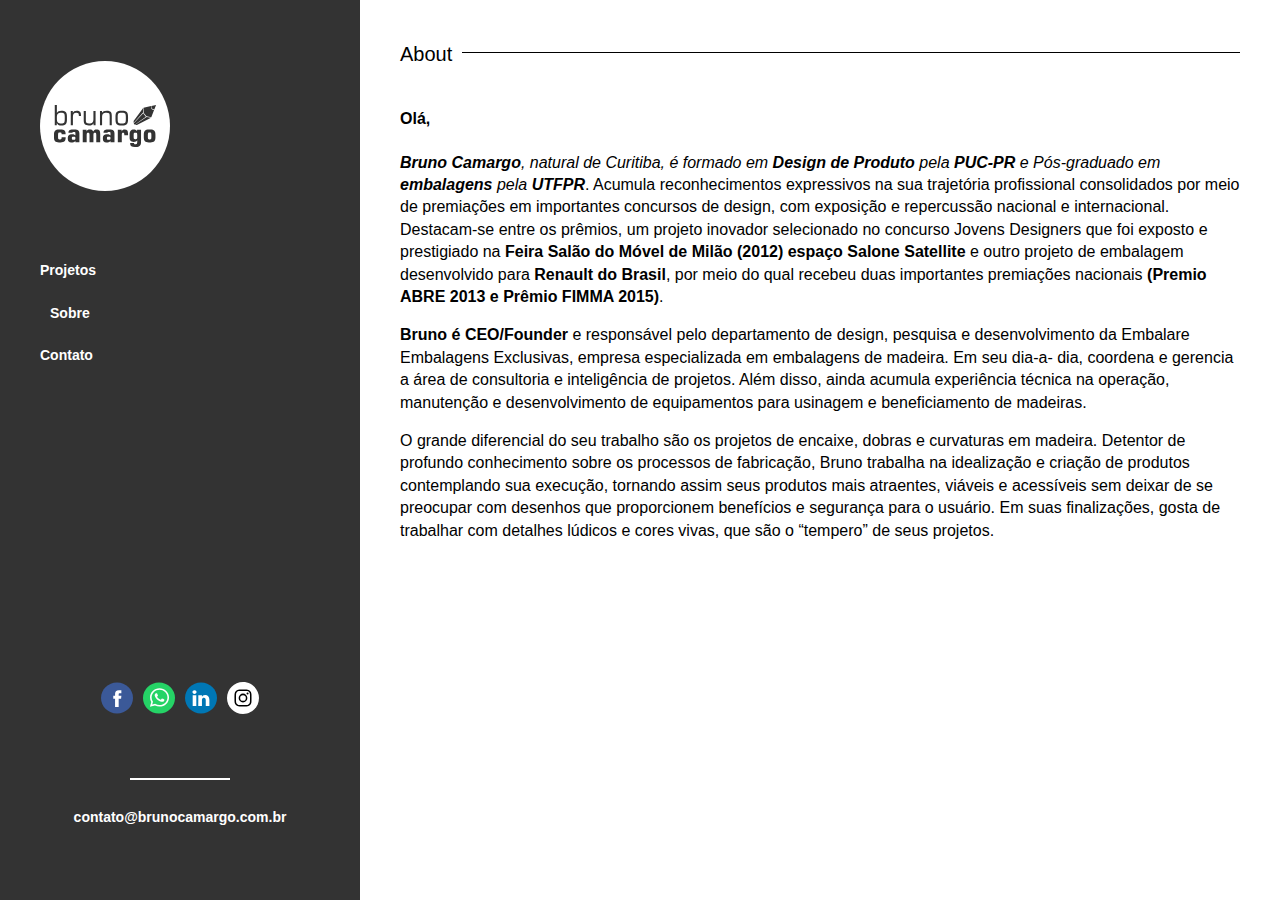
<file: about.html>
<!doctype html><html class="no-js"><head><meta charset="utf-8"><meta name="description" content=""><meta name="viewport" content="width=device-width,initial-scale=1"><title>Sobre | Bruno Camargo - Product Designer</title><link rel="apple-touch-icon" sizes="57x57" href="/images/favicon/apple-icon-57x57.png"><link rel="apple-touch-icon" sizes="60x60" href="/images/favicon/apple-icon-60x60.png"><link rel="apple-touch-icon" sizes="72x72" href="/images/favicon/apple-icon-72x72.png"><link rel="apple-touch-icon" sizes="76x76" href="/images/favicon/apple-icon-76x76.png"><link rel="apple-touch-icon" sizes="114x114" href="/images/favicon/apple-icon-114x114.png"><link rel="apple-touch-icon" sizes="120x120" href="/images/favicon/apple-icon-120x120.png"><link rel="apple-touch-icon" sizes="144x144" href="/images/favicon/apple-icon-144x144.png"><link rel="apple-touch-icon" sizes="152x152" href="/images/favicon/apple-icon-152x152.png"><link rel="apple-touch-icon" sizes="180x180" href="/images/favicon/apple-icon-180x180.png"><link rel="icon" type="image/png" sizes="192x192" href="/images/favicon/android-icon-192x192.png"><link rel="icon" type="image/png" sizes="32x32" href="/images/favicon/favicon-32x32.png"><link rel="icon" type="image/png" sizes="96x96" href="/images/favicon/favicon-96x96.png"><link rel="icon" type="image/png" sizes="16x16" href="/images/favicon/favicon-16x16.png"><link rel="manifest" href="/images/favicon/manifest.json"><meta name="msapplication-TileColor" content="#ffffff"><meta name="msapplication-TileImage" content="/ms-icon-144x144.png"><meta name="theme-color" content="#ffffff"><link rel="stylesheet" href="styles/vendor.css"><link rel="stylesheet" href="styles/main.css"><script src="scripts/vendor/modernizr.js"></script></head><body><!--[if IE]><p class="browserupgrade">You are using an <strong>outdated</strong> browser. Please <a href="http://browsehappy.com/">upgrade your browser</a> to improve your experience.</p><![endif]--><main class="main"><aside class="sidebar"><h1 class="logo"><a href="/index.html" title="Bruno Camargo | Product Designer"><img src="images/logo-bruno-white.svg" alt="Bruno Camargo | Product Designer"></a></h1><ul class="menu"><li class="menu__item"><a href="/index.html" title="Projetos" class="menu__anchor">Projetos</a></li><li class="menu__item menu__item--active"><a href="/about.html" title="Sobre" class="menu__anchor">Sobre</a></li><li class="menu__item"><a href="/contact.html" title="Contato" class="menu__anchor">Contato</a></li></ul><div class="sidebar__footer"><ul class="social"><li class="social__item"><a href="https://www.facebook.com/brunocamargo.com.br" title="Facebook" target="_blank" class="social__anchor social__anchor--facebook">Facebook</a></li><li class="social__item"><a href="#" title="WhatsApp" target="_blank" class="social__anchor social__anchor--whatsapp">WhatsApp</a></li><li class="social__item"><a href="https://www.linkedin.com/in/bruno-camargo-designer" title="LinkedIn" target="_blank" class="social__anchor social__anchor--linkedin">LinkedIn</a></li><li class="social__item"><a href="#" title="Instagram" target="_blank" class="social__anchor social__anchor--instagram">Instagram</a></li></ul><h6 class="contact"><a href="mailto:contato@brunocamargo.com.br" title="Contato | Bruno Camargo - Product Designer" target="_blank" class="contact__email">contato@brunocamargo.com.br</a></h6></div></aside><div class="content"><div class="wrap"><h2 class="page__info"><span class="page__title">About</span></h2><div class="content__main"><h4><strong>Olá</strong>,</h4><p><em><strong>Bruno Camargo</strong>, natural de Curitiba, é formado em <strong>Design de Produto</strong> pela <strong>PUC-PR</strong> e Pós-graduado em <strong>embalagens</strong> pela <strong>UTFPR</strong></em>. Acumula reconhecimentos expressivos na sua trajetória profissional consolidados por meio de premiações em importantes concursos de design, com exposição e repercussão nacional e internacional. Destacam-se entre os prêmios, um projeto inovador selecionado no concurso Jovens Designers que foi exposto e prestigiado na <strong>Feira Salão do Móvel de Milão (2012) espaço Salone Satellite</strong> e outro projeto de embalagem desenvolvido para <strong>Renault do Brasil</strong>, por meio do qual recebeu duas importantes premiações nacionais <strong>(Premio ABRE 2013 e Prêmio FIMMA 2015)</strong>.</p><p><strong>Bruno é CEO/Founder</strong> e responsável pelo departamento de design, pesquisa e desenvolvimento da Embalare Embalagens Exclusivas, empresa especializada em embalagens de madeira. Em seu dia-a- dia, coordena e gerencia a área de consultoria e inteligência de projetos. Além disso, ainda acumula experiência técnica na operação, manutenção e desenvolvimento de equipamentos para usinagem e beneficiamento de madeiras.</p><p>O grande diferencial do seu trabalho são os projetos de encaixe, dobras e curvaturas em madeira. Detentor de profundo conhecimento sobre os processos de fabricação, Bruno trabalha na idealização e criação de produtos contemplando sua execução, tornando assim seus produtos mais atraentes, viáveis e acessíveis sem deixar de se preocupar com desenhos que proporcionem benefícios e segurança para o usuário. Em suas finalizações, gosta de trabalhar com detalhes lúdicos e cores vivas, que são o “tempero” de seus projetos.</p></div></div></div></main><script>!function(e,a,t,n,g,c){e.GoogleAnalyticsObject=n,e.ga||(e.ga=function(){(e.ga.q=e.ga.q||[]).push(arguments)}),e.ga.l=+new Date,g=a.createElement(t),c=a.getElementsByTagName(t)[0],g.src="https://www.google-analytics.com/analytics.js",c.parentNode.insertBefore(g,c)}(window,document,"script","ga"),ga("create","UA-134730792-1"),ga("send","pageview")</script><script src="scripts/vendor.js"></script><script src="scripts/main.js"></script></body></html>
</file>
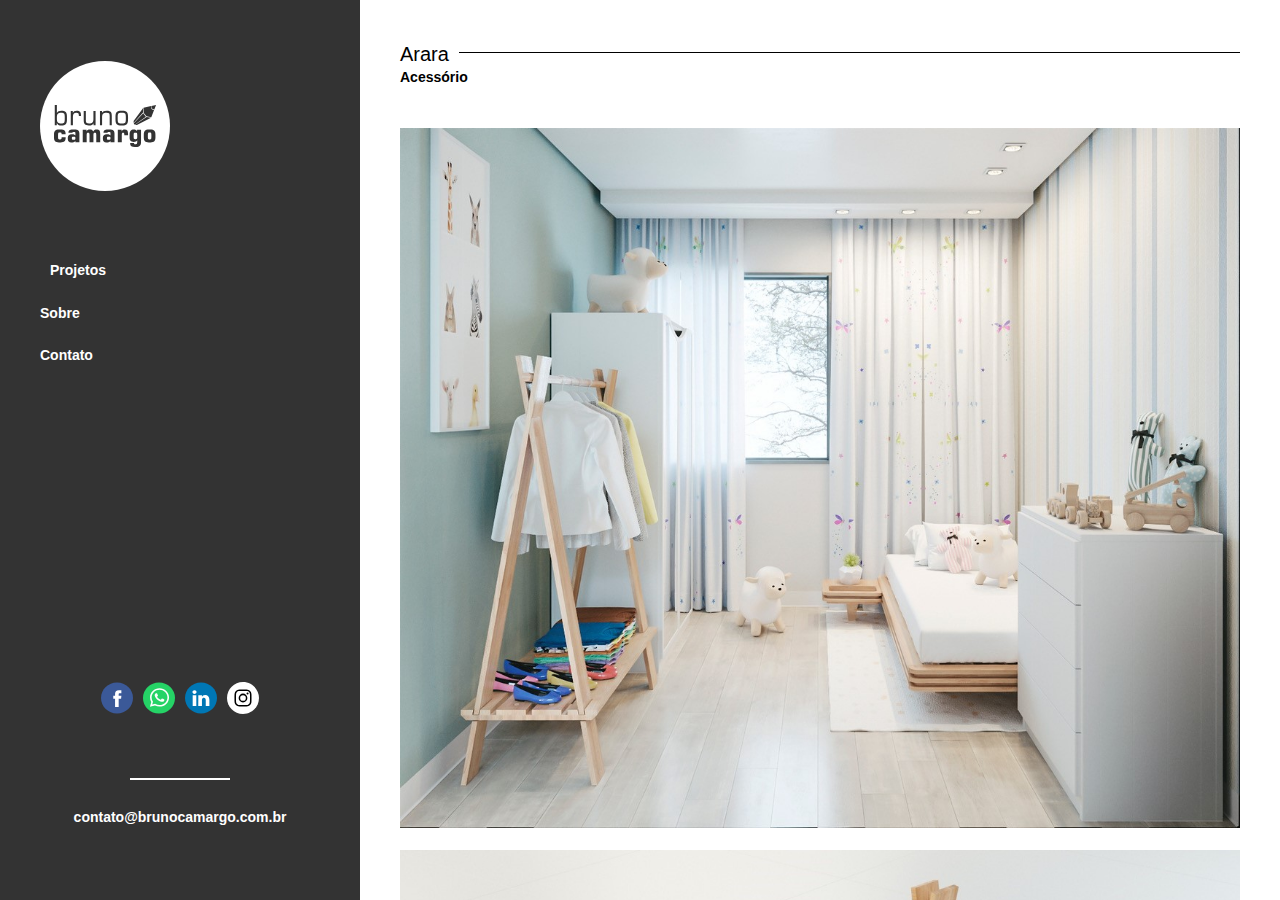
<file: arara.html>
<!doctype html><html class="no-js"><head><meta charset="utf-8"><meta name="description" content=""><meta name="viewport" content="width=device-width,initial-scale=1"><title>Arara - Projeto | Bruno Camargo - Product Designer</title><link rel="apple-touch-icon" sizes="57x57" href="/images/favicon/apple-icon-57x57.png"><link rel="apple-touch-icon" sizes="60x60" href="/images/favicon/apple-icon-60x60.png"><link rel="apple-touch-icon" sizes="72x72" href="/images/favicon/apple-icon-72x72.png"><link rel="apple-touch-icon" sizes="76x76" href="/images/favicon/apple-icon-76x76.png"><link rel="apple-touch-icon" sizes="114x114" href="/images/favicon/apple-icon-114x114.png"><link rel="apple-touch-icon" sizes="120x120" href="/images/favicon/apple-icon-120x120.png"><link rel="apple-touch-icon" sizes="144x144" href="/images/favicon/apple-icon-144x144.png"><link rel="apple-touch-icon" sizes="152x152" href="/images/favicon/apple-icon-152x152.png"><link rel="apple-touch-icon" sizes="180x180" href="/images/favicon/apple-icon-180x180.png"><link rel="icon" type="image/png" sizes="192x192" href="/images/favicon/android-icon-192x192.png"><link rel="icon" type="image/png" sizes="32x32" href="/images/favicon/favicon-32x32.png"><link rel="icon" type="image/png" sizes="96x96" href="/images/favicon/favicon-96x96.png"><link rel="icon" type="image/png" sizes="16x16" href="/images/favicon/favicon-16x16.png"><link rel="manifest" href="/images/favicon/manifest.json"><meta name="msapplication-TileColor" content="#ffffff"><meta name="msapplication-TileImage" content="/ms-icon-144x144.png"><meta name="theme-color" content="#ffffff"><link rel="stylesheet" href="styles/vendor.css"><link rel="stylesheet" href="styles/main.css"><script src="scripts/vendor/modernizr.js"></script></head><body><!--[if IE]><p class="browserupgrade">You are using an <strong>outdated</strong> browser. Please <a href="http://browsehappy.com/">upgrade your browser</a> to improve your experience.</p><![endif]--><main class="main"><aside class="sidebar"><h1 class="logo"><a href="/index.html" title="Bruno Camargo | Product Designer"><img src="images/logo-bruno-white.svg" alt="Bruno Camargo | Product Designer"></a></h1><ul class="menu"><li class="menu__item menu__item--active"><a href="/index.html" title="Projetos" class="menu__anchor">Projetos</a></li><li class="menu__item"><a href="/about.html" title="Sobre" class="menu__anchor">Sobre</a></li><li class="menu__item"><a href="/contact.html" title="Contato" class="menu__anchor">Contato</a></li></ul><div class="sidebar__footer"><ul class="social"><li class="social__item"><a href="https://www.facebook.com/brunocamargo.com.br" title="Facebook" target="_blank" class="social__anchor social__anchor--facebook">Facebook</a></li><li class="social__item"><a href="https://api.whatsapp.com/send?phone=554199140022" title="WhatsApp" target="_blank" class="social__anchor social__anchor--whatsapp">WhatsApp</a></li><li class="social__item"><a href="https://www.linkedin.com/in/bruno-camargo-designer" title="LinkedIn" target="_blank" class="social__anchor social__anchor--linkedin">LinkedIn</a></li><li class="social__item"><a href="https://www.instagram.com/brunocamargodesign/" title="Instagram" target="_blank" class="social__anchor social__anchor--instagram">Instagram</a></li></ul><h6 class="contact"><a href="mailto:contato@brunocamargo.com.br" title="Contato | Bruno Camargo - Product Designer" target="_blank" class="contact__email">contato@brunocamargo.com.br</a></h6></div></aside><div class="content"><div class="wrap"><h2 class="page__info"><span class="page__title">Arara</span> <span class="page__subtitle">Acessório</span></h2><div class="content__main"><p><img src="images/projects/acessorio/arara/arara01.jpg" alt="Arara"></p><p><img src="images/projects/acessorio/arara/arara02.jpg" alt="Arara"></p><p><img src="images/projects/acessorio/arara/arara03.jpg" alt="Arara"></p></div></div></div></main><script>!function(e,a,t,n,g,c){e.GoogleAnalyticsObject=n,e.ga||(e.ga=function(){(e.ga.q=e.ga.q||[]).push(arguments)}),e.ga.l=+new Date,g=a.createElement(t),c=a.getElementsByTagName(t)[0],g.src="https://www.google-analytics.com/analytics.js",c.parentNode.insertBefore(g,c)}(window,document,"script","ga"),ga("create","UA-134730792-1"),ga("send","pageview")</script><script src="scripts/vendor.js"></script><script src="scripts/main.js"></script></body></html>
</file>
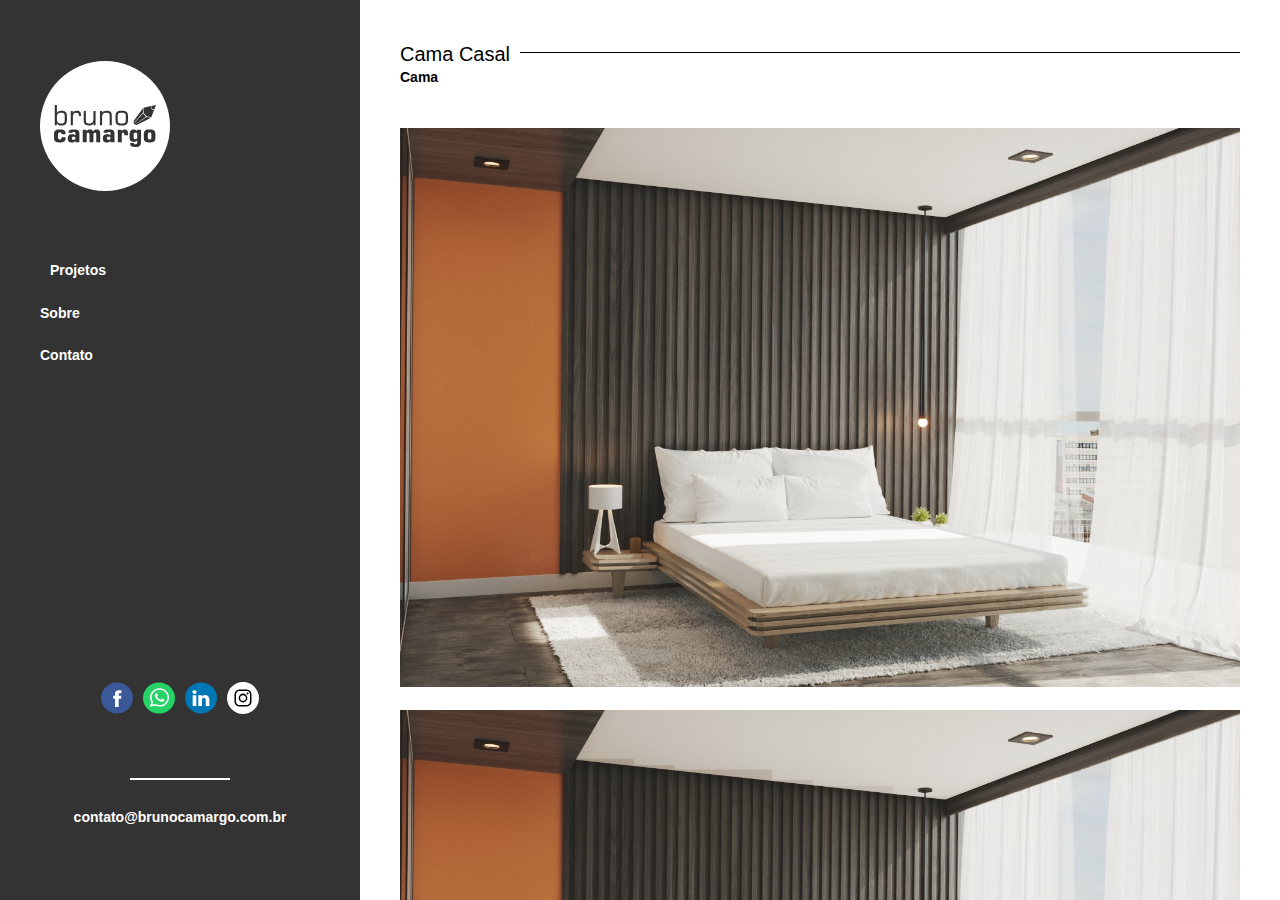
<file: cama-casal.html>
<!doctype html><html class="no-js"><head><meta charset="utf-8"><meta name="description" content=""><meta name="viewport" content="width=device-width,initial-scale=1"><title>Cama Casal - Projeto | Bruno Camargo - Product Designer</title><link rel="apple-touch-icon" sizes="57x57" href="/images/favicon/apple-icon-57x57.png"><link rel="apple-touch-icon" sizes="60x60" href="/images/favicon/apple-icon-60x60.png"><link rel="apple-touch-icon" sizes="72x72" href="/images/favicon/apple-icon-72x72.png"><link rel="apple-touch-icon" sizes="76x76" href="/images/favicon/apple-icon-76x76.png"><link rel="apple-touch-icon" sizes="114x114" href="/images/favicon/apple-icon-114x114.png"><link rel="apple-touch-icon" sizes="120x120" href="/images/favicon/apple-icon-120x120.png"><link rel="apple-touch-icon" sizes="144x144" href="/images/favicon/apple-icon-144x144.png"><link rel="apple-touch-icon" sizes="152x152" href="/images/favicon/apple-icon-152x152.png"><link rel="apple-touch-icon" sizes="180x180" href="/images/favicon/apple-icon-180x180.png"><link rel="icon" type="image/png" sizes="192x192" href="/images/favicon/android-icon-192x192.png"><link rel="icon" type="image/png" sizes="32x32" href="/images/favicon/favicon-32x32.png"><link rel="icon" type="image/png" sizes="96x96" href="/images/favicon/favicon-96x96.png"><link rel="icon" type="image/png" sizes="16x16" href="/images/favicon/favicon-16x16.png"><link rel="manifest" href="/images/favicon/manifest.json"><meta name="msapplication-TileColor" content="#ffffff"><meta name="msapplication-TileImage" content="/ms-icon-144x144.png"><meta name="theme-color" content="#ffffff"><link rel="stylesheet" href="styles/vendor.css"><link rel="stylesheet" href="styles/main.css"><script src="scripts/vendor/modernizr.js"></script></head><body><!--[if IE]><p class="browserupgrade">You are using an <strong>outdated</strong> browser. Please <a href="http://browsehappy.com/">upgrade your browser</a> to improve your experience.</p><![endif]--><main class="main"><aside class="sidebar"><h1 class="logo"><a href="/index.html" title="Bruno Camargo | Product Designer"><img src="images/logo-bruno-white.svg" alt="Bruno Camargo | Product Designer"></a></h1><ul class="menu"><li class="menu__item menu__item--active"><a href="/index.html" title="Projetos" class="menu__anchor">Projetos</a></li><li class="menu__item"><a href="/about.html" title="Sobre" class="menu__anchor">Sobre</a></li><li class="menu__item"><a href="/contact.html" title="Contato" class="menu__anchor">Contato</a></li></ul><div class="sidebar__footer"><ul class="social"><li class="social__item"><a href="https://www.facebook.com/brunocamargo.com.br" title="Facebook" target="_blank" class="social__anchor social__anchor--facebook">Facebook</a></li><li class="social__item"><a href="https://api.whatsapp.com/send?phone=554199140022" title="WhatsApp" target="_blank" class="social__anchor social__anchor--whatsapp">WhatsApp</a></li><li class="social__item"><a href="https://www.linkedin.com/in/bruno-camargo-designer" title="LinkedIn" target="_blank" class="social__anchor social__anchor--linkedin">LinkedIn</a></li><li class="social__item"><a href="https://www.instagram.com/brunocamargodesign/" title="Instagram" target="_blank" class="social__anchor social__anchor--instagram">Instagram</a></li></ul><h6 class="contact"><a href="mailto:contato@brunocamargo.com.br" title="Contato | Bruno Camargo - Product Designer" target="_blank" class="contact__email">contato@brunocamargo.com.br</a></h6></div></aside><div class="content"><div class="wrap"><h2 class="page__info"><span class="page__title">Cama Casal</span> <span class="page__subtitle">Cama</span></h2><div class="content__main"><p><img src="images/projects/cama/cama-casal/camacasal01.jpg" alt="Cama Casal"></p><p><img src="images/projects/cama/cama-casal/camacasal02.jpg" alt="Cama Casal"></p><p><img src="images/projects/cama/cama-casal/camacasal03.jpg" alt="Cama Casal"></p><p><img src="images/projects/cama/cama-casal/camacasal04.jpg" alt="Cama Casal"></p><p><img src="images/projects/cama/cama-casal/camacasal05.jpg" alt="Cama Casal"></p></div></div></div></main><script>!function(e,a,t,n,g,c){e.GoogleAnalyticsObject=n,e.ga||(e.ga=function(){(e.ga.q=e.ga.q||[]).push(arguments)}),e.ga.l=+new Date,g=a.createElement(t),c=a.getElementsByTagName(t)[0],g.src="https://www.google-analytics.com/analytics.js",c.parentNode.insertBefore(g,c)}(window,document,"script","ga"),ga("create","UA-134730792-1"),ga("send","pageview")</script><script src="scripts/vendor.js"></script><script src="scripts/main.js"></script></body></html>
</file>
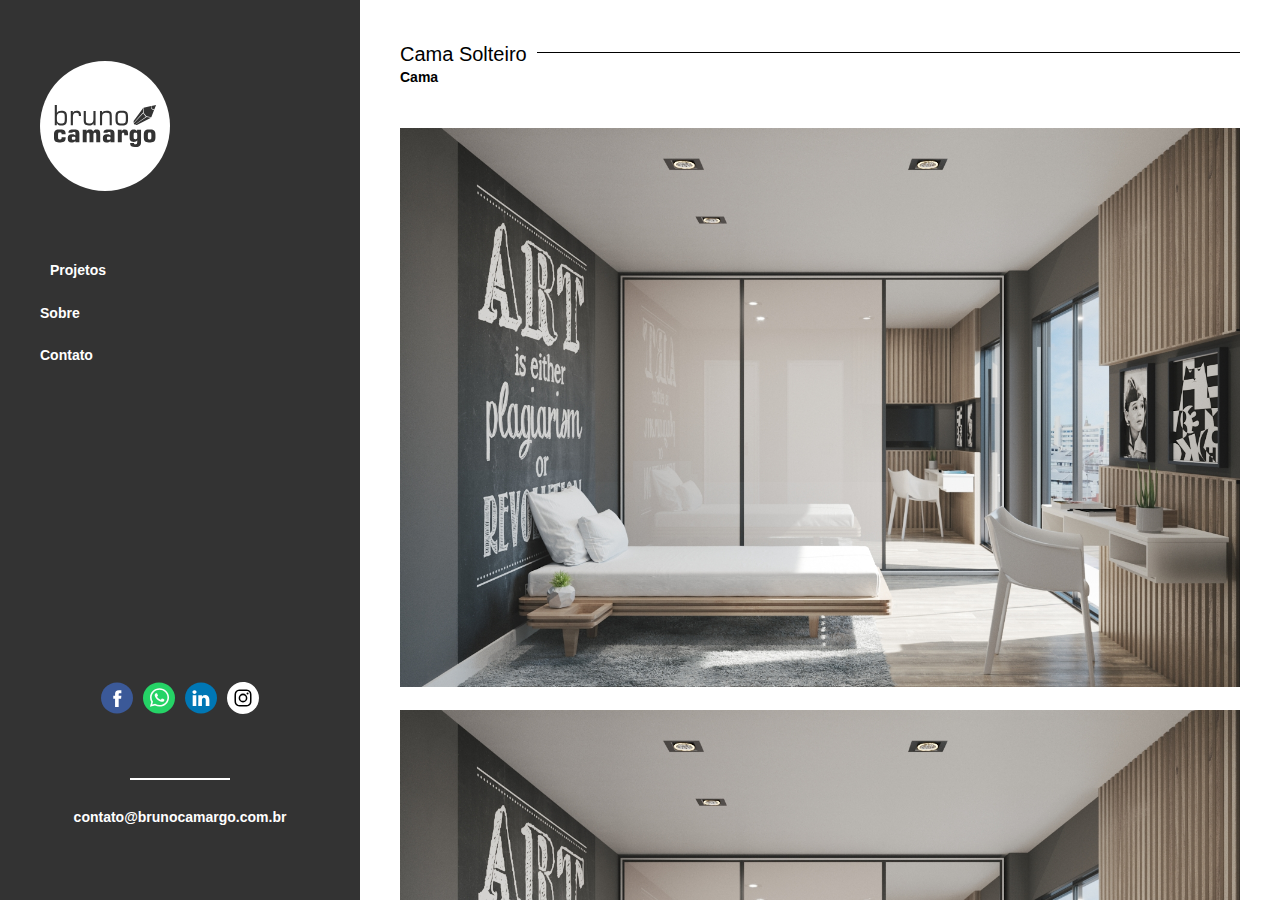
<file: cama-solteiro.html>
<!doctype html><html class="no-js"><head><meta charset="utf-8"><meta name="description" content=""><meta name="viewport" content="width=device-width,initial-scale=1"><title>Cama Solteiro - Projeto | Bruno Camargo - Product Designer</title><link rel="apple-touch-icon" sizes="57x57" href="/images/favicon/apple-icon-57x57.png"><link rel="apple-touch-icon" sizes="60x60" href="/images/favicon/apple-icon-60x60.png"><link rel="apple-touch-icon" sizes="72x72" href="/images/favicon/apple-icon-72x72.png"><link rel="apple-touch-icon" sizes="76x76" href="/images/favicon/apple-icon-76x76.png"><link rel="apple-touch-icon" sizes="114x114" href="/images/favicon/apple-icon-114x114.png"><link rel="apple-touch-icon" sizes="120x120" href="/images/favicon/apple-icon-120x120.png"><link rel="apple-touch-icon" sizes="144x144" href="/images/favicon/apple-icon-144x144.png"><link rel="apple-touch-icon" sizes="152x152" href="/images/favicon/apple-icon-152x152.png"><link rel="apple-touch-icon" sizes="180x180" href="/images/favicon/apple-icon-180x180.png"><link rel="icon" type="image/png" sizes="192x192" href="/images/favicon/android-icon-192x192.png"><link rel="icon" type="image/png" sizes="32x32" href="/images/favicon/favicon-32x32.png"><link rel="icon" type="image/png" sizes="96x96" href="/images/favicon/favicon-96x96.png"><link rel="icon" type="image/png" sizes="16x16" href="/images/favicon/favicon-16x16.png"><link rel="manifest" href="/images/favicon/manifest.json"><meta name="msapplication-TileColor" content="#ffffff"><meta name="msapplication-TileImage" content="/ms-icon-144x144.png"><meta name="theme-color" content="#ffffff"><link rel="stylesheet" href="styles/vendor.css"><link rel="stylesheet" href="styles/main.css"><script src="scripts/vendor/modernizr.js"></script></head><body><!--[if IE]><p class="browserupgrade">You are using an <strong>outdated</strong> browser. Please <a href="http://browsehappy.com/">upgrade your browser</a> to improve your experience.</p><![endif]--><main class="main"><aside class="sidebar"><h1 class="logo"><a href="/index.html" title="Bruno Camargo | Product Designer"><img src="images/logo-bruno-white.svg" alt="Bruno Camargo | Product Designer"></a></h1><ul class="menu"><li class="menu__item menu__item--active"><a href="/index.html" title="Projetos" class="menu__anchor">Projetos</a></li><li class="menu__item"><a href="/about.html" title="Sobre" class="menu__anchor">Sobre</a></li><li class="menu__item"><a href="/contact.html" title="Contato" class="menu__anchor">Contato</a></li></ul><div class="sidebar__footer"><ul class="social"><li class="social__item"><a href="https://www.facebook.com/brunocamargo.com.br" title="Facebook" target="_blank" class="social__anchor social__anchor--facebook">Facebook</a></li><li class="social__item"><a href="https://api.whatsapp.com/send?phone=554199140022" title="WhatsApp" target="_blank" class="social__anchor social__anchor--whatsapp">WhatsApp</a></li><li class="social__item"><a href="https://www.linkedin.com/in/bruno-camargo-designer" title="LinkedIn" target="_blank" class="social__anchor social__anchor--linkedin">LinkedIn</a></li><li class="social__item"><a href="https://www.instagram.com/brunocamargodesign/" title="Instagram" target="_blank" class="social__anchor social__anchor--instagram">Instagram</a></li></ul><h6 class="contact"><a href="mailto:contato@brunocamargo.com.br" title="Contato | Bruno Camargo - Product Designer" target="_blank" class="contact__email">contato@brunocamargo.com.br</a></h6></div></aside><div class="content"><div class="wrap"><h2 class="page__info"><span class="page__title">Cama Solteiro</span> <span class="page__subtitle">Cama</span></h2><div class="content__main"><p><img src="images/projects/cama/cama-solteiro/camasolteiro01.jpg" alt="Cama Solteiro"></p><p><img src="images/projects/cama/cama-solteiro/camasolteiro02.jpg" alt="Cama Solteiro"></p><p><img src="images/projects/cama/cama-solteiro/camasolteiro03.jpg" alt="Cama Solteiro"></p><p><img src="images/projects/cama/cama-solteiro/camasolteiro04.jpg" alt="Cama Solteiro"></p><p><img src="images/projects/cama/cama-solteiro/camasolteiro05.jpg" alt="Cama Solteiro"></p><p><img src="images/projects/cama/cama-solteiro/camasolteiro06.jpg" alt="Cama Solteiro"></p></div></div></div></main><script>!function(e,a,t,n,g,c){e.GoogleAnalyticsObject=n,e.ga||(e.ga=function(){(e.ga.q=e.ga.q||[]).push(arguments)}),e.ga.l=+new Date,g=a.createElement(t),c=a.getElementsByTagName(t)[0],g.src="https://www.google-analytics.com/analytics.js",c.parentNode.insertBefore(g,c)}(window,document,"script","ga"),ga("create","UA-134730792-1"),ga("send","pageview")</script><script src="scripts/vendor.js"></script><script src="scripts/main.js"></script></body></html>
</file>
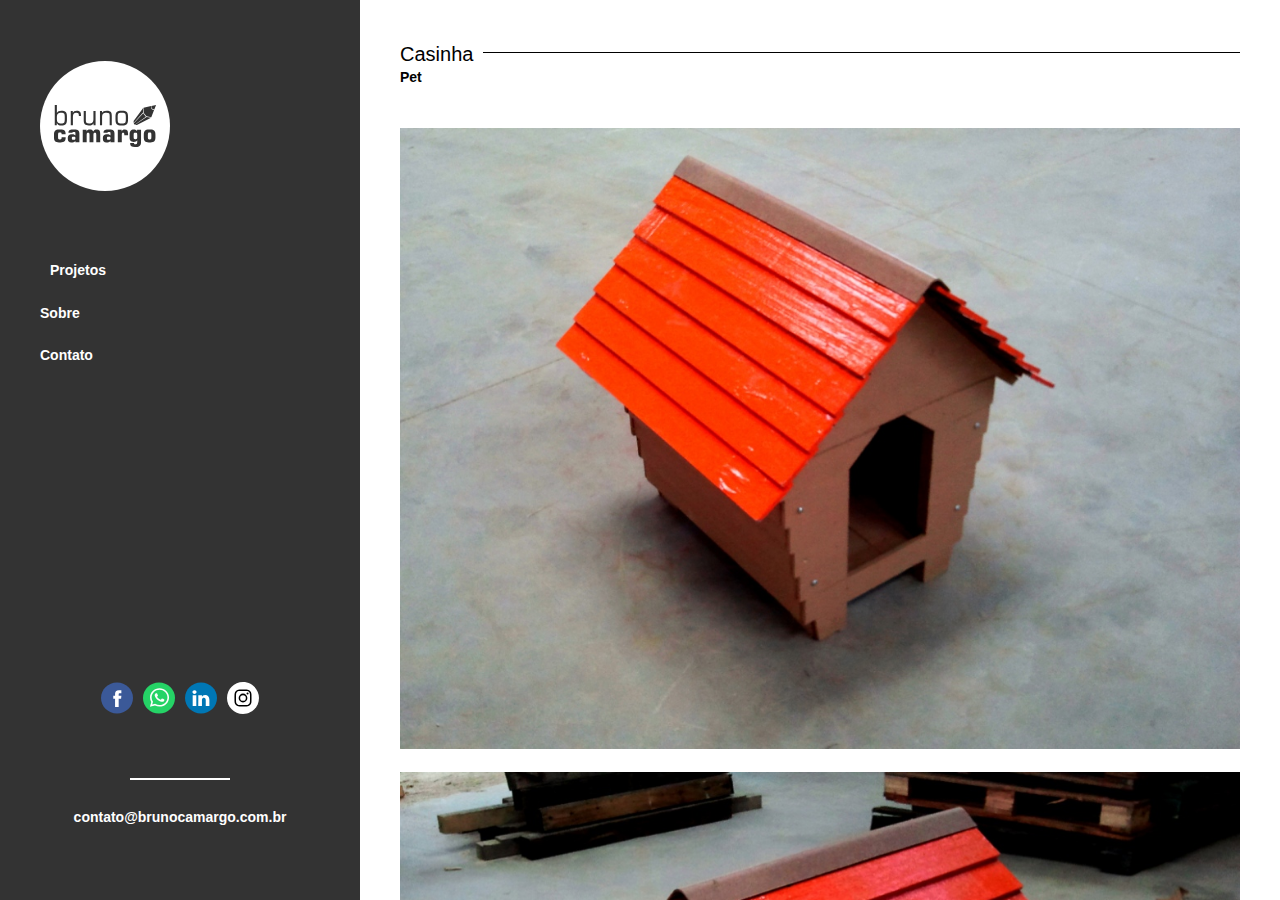
<file: casinha.html>
<!doctype html><html class="no-js"><head><meta charset="utf-8"><meta name="description" content=""><meta name="viewport" content="width=device-width,initial-scale=1"><title>Casinha - Projeto | Bruno Camargo - Product Designer</title><link rel="apple-touch-icon" sizes="57x57" href="/images/favicon/apple-icon-57x57.png"><link rel="apple-touch-icon" sizes="60x60" href="/images/favicon/apple-icon-60x60.png"><link rel="apple-touch-icon" sizes="72x72" href="/images/favicon/apple-icon-72x72.png"><link rel="apple-touch-icon" sizes="76x76" href="/images/favicon/apple-icon-76x76.png"><link rel="apple-touch-icon" sizes="114x114" href="/images/favicon/apple-icon-114x114.png"><link rel="apple-touch-icon" sizes="120x120" href="/images/favicon/apple-icon-120x120.png"><link rel="apple-touch-icon" sizes="144x144" href="/images/favicon/apple-icon-144x144.png"><link rel="apple-touch-icon" sizes="152x152" href="/images/favicon/apple-icon-152x152.png"><link rel="apple-touch-icon" sizes="180x180" href="/images/favicon/apple-icon-180x180.png"><link rel="icon" type="image/png" sizes="192x192" href="/images/favicon/android-icon-192x192.png"><link rel="icon" type="image/png" sizes="32x32" href="/images/favicon/favicon-32x32.png"><link rel="icon" type="image/png" sizes="96x96" href="/images/favicon/favicon-96x96.png"><link rel="icon" type="image/png" sizes="16x16" href="/images/favicon/favicon-16x16.png"><link rel="manifest" href="/images/favicon/manifest.json"><meta name="msapplication-TileColor" content="#ffffff"><meta name="msapplication-TileImage" content="/ms-icon-144x144.png"><meta name="theme-color" content="#ffffff"><link rel="stylesheet" href="styles/vendor.css"><link rel="stylesheet" href="styles/main.css"><script src="scripts/vendor/modernizr.js"></script></head><body><!--[if IE]><p class="browserupgrade">You are using an <strong>outdated</strong> browser. Please <a href="http://browsehappy.com/">upgrade your browser</a> to improve your experience.</p><![endif]--><main class="main"><aside class="sidebar"><h1 class="logo"><a href="/index.html" title="Bruno Camargo | Product Designer"><img src="images/logo-bruno-white.svg" alt="Bruno Camargo | Product Designer"></a></h1><ul class="menu"><li class="menu__item menu__item--active"><a href="/index.html" title="Projetos" class="menu__anchor">Projetos</a></li><li class="menu__item"><a href="/about.html" title="Sobre" class="menu__anchor">Sobre</a></li><li class="menu__item"><a href="/contact.html" title="Contato" class="menu__anchor">Contato</a></li></ul><div class="sidebar__footer"><ul class="social"><li class="social__item"><a href="https://www.facebook.com/brunocamargo.com.br" title="Facebook" target="_blank" class="social__anchor social__anchor--facebook">Facebook</a></li><li class="social__item"><a href="https://api.whatsapp.com/send?phone=554199140022" title="WhatsApp" target="_blank" class="social__anchor social__anchor--whatsapp">WhatsApp</a></li><li class="social__item"><a href="https://www.linkedin.com/in/bruno-camargo-designer" title="LinkedIn" target="_blank" class="social__anchor social__anchor--linkedin">LinkedIn</a></li><li class="social__item"><a href="https://www.instagram.com/brunocamargodesign/" title="Instagram" target="_blank" class="social__anchor social__anchor--instagram">Instagram</a></li></ul><h6 class="contact"><a href="mailto:contato@brunocamargo.com.br" title="Contato | Bruno Camargo - Product Designer" target="_blank" class="contact__email">contato@brunocamargo.com.br</a></h6></div></aside><div class="content"><div class="wrap"><h2 class="page__info"><span class="page__title">Casinha</span> <span class="page__subtitle">Pet</span></h2><div class="content__main"><p><img src="images/projects/pet/casinha/casinha01.jpg" alt="Casinha"></p><p><img src="images/projects/pet/casinha/casinha02.jpg" alt="Casinha"></p><p><img src="images/projects/pet/casinha/casinha03.jpg" alt="Casinha"></p><p><img src="images/projects/pet/casinha/casinha04.jpg" alt="Casinha"></p></div></div></div></main><script>!function(e,a,t,n,g,c){e.GoogleAnalyticsObject=n,e.ga||(e.ga=function(){(e.ga.q=e.ga.q||[]).push(arguments)}),e.ga.l=+new Date,g=a.createElement(t),c=a.getElementsByTagName(t)[0],g.src="https://www.google-analytics.com/analytics.js",c.parentNode.insertBefore(g,c)}(window,document,"script","ga"),ga("create","UA-134730792-1"),ga("send","pageview")</script><script src="scripts/vendor.js"></script><script src="scripts/main.js"></script></body></html>
</file>
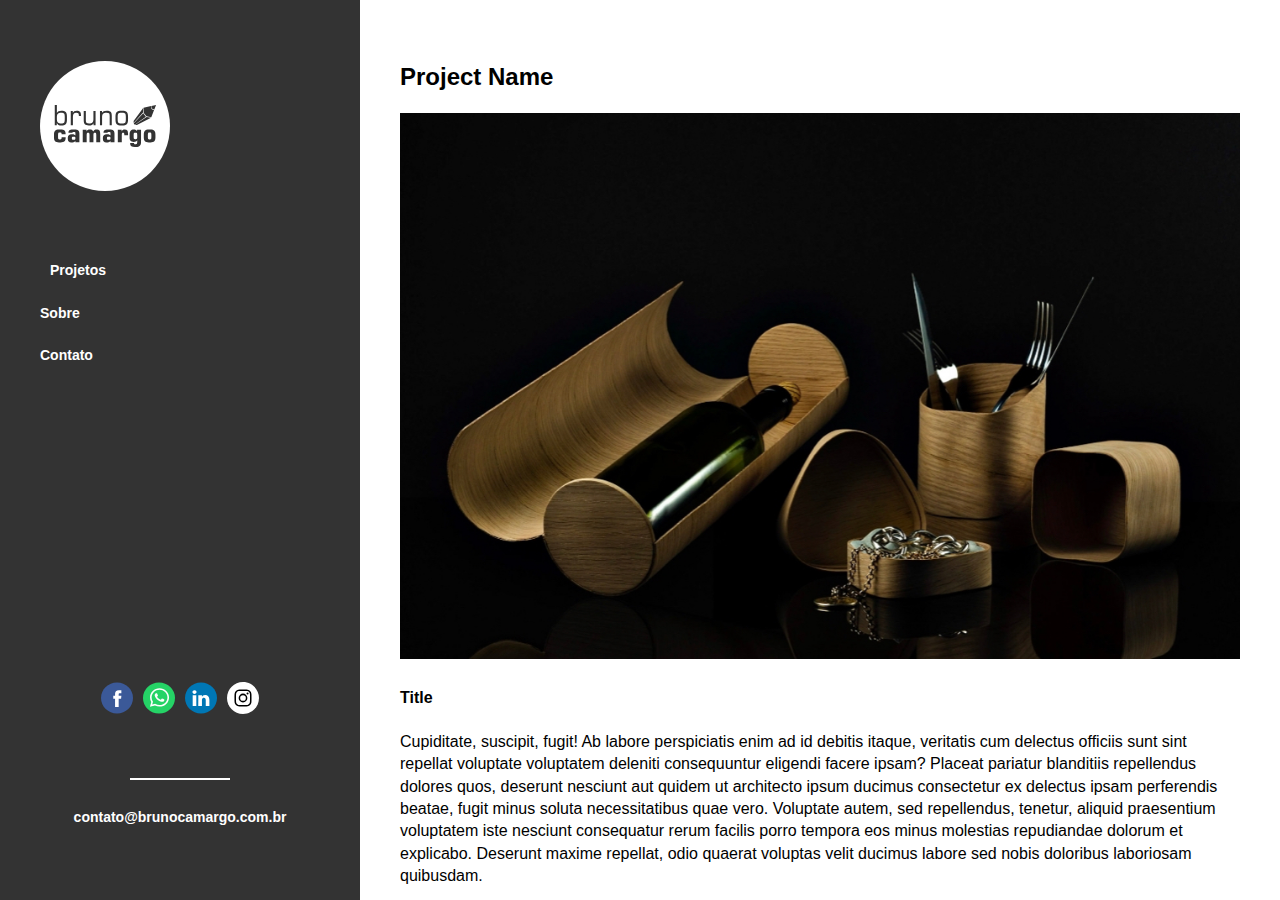
<file: project.html>
<!doctype html><html class="no-js"><head><meta charset="utf-8"><meta name="description" content=""><meta name="viewport" content="width=device-width,initial-scale=1"><title>Project Name - Projeto | Bruno Camargo - Product Designer</title><link rel="apple-touch-icon" sizes="57x57" href="/images/favicon/apple-icon-57x57.png"><link rel="apple-touch-icon" sizes="60x60" href="/images/favicon/apple-icon-60x60.png"><link rel="apple-touch-icon" sizes="72x72" href="/images/favicon/apple-icon-72x72.png"><link rel="apple-touch-icon" sizes="76x76" href="/images/favicon/apple-icon-76x76.png"><link rel="apple-touch-icon" sizes="114x114" href="/images/favicon/apple-icon-114x114.png"><link rel="apple-touch-icon" sizes="120x120" href="/images/favicon/apple-icon-120x120.png"><link rel="apple-touch-icon" sizes="144x144" href="/images/favicon/apple-icon-144x144.png"><link rel="apple-touch-icon" sizes="152x152" href="/images/favicon/apple-icon-152x152.png"><link rel="apple-touch-icon" sizes="180x180" href="/images/favicon/apple-icon-180x180.png"><link rel="icon" type="image/png" sizes="192x192" href="/images/favicon/android-icon-192x192.png"><link rel="icon" type="image/png" sizes="32x32" href="/images/favicon/favicon-32x32.png"><link rel="icon" type="image/png" sizes="96x96" href="/images/favicon/favicon-96x96.png"><link rel="icon" type="image/png" sizes="16x16" href="/images/favicon/favicon-16x16.png"><link rel="manifest" href="/images/favicon/manifest.json"><meta name="msapplication-TileColor" content="#ffffff"><meta name="msapplication-TileImage" content="/ms-icon-144x144.png"><meta name="theme-color" content="#ffffff"><link rel="stylesheet" href="styles/vendor.css"><link rel="stylesheet" href="styles/main.css"><script src="scripts/vendor/modernizr.js"></script></head><body><!--[if IE]><p class="browserupgrade">You are using an <strong>outdated</strong> browser. Please <a href="http://browsehappy.com/">upgrade your browser</a> to improve your experience.</p><![endif]--><main class="main"><aside class="sidebar"><h1 class="logo"><a href="/index.html" title="Bruno Camargo | Product Designer"><img src="images/logo-bruno-white.svg" alt="Bruno Camargo | Product Designer"></a></h1><ul class="menu"><li class="menu__item menu__item--active"><a href="/index.html" title="Projetos" class="menu__anchor">Projetos</a></li><li class="menu__item"><a href="/about.html" title="Sobre" class="menu__anchor">Sobre</a></li><li class="menu__item"><a href="/contact.html" title="Contato" class="menu__anchor">Contato</a></li></ul><div class="sidebar__footer"><ul class="social"><li class="social__item"><a href="https://www.facebook.com/brunocamargodesign" title="Facebook" target="_blank" class="social__anchor social__anchor--facebook">Facebook</a></li><li class="social__item"><a href="https://api.whatsapp.com/send?phone=554199140022" title="WhatsApp" target="_blank" class="social__anchor social__anchor--whatsapp">WhatsApp</a></li><li class="social__item"><a href="https://www.linkedin.com/in/bruno-camargo-designer" title="LinkedIn" target="_blank" class="social__anchor social__anchor--linkedin">LinkedIn</a></li><li class="social__item"><a href="https://www.instagram.com/brunocamargodesign/" title="Instagram" target="_blank" class="social__anchor social__anchor--instagram">Instagram</a></li></ul><h6 class="contact"><a href="mailto:contato@brunocamargo.com.br" title="Contato | Bruno Camargo - Product Designer" target="_blank" class="contact__email">contato@brunocamargo.com.br</a></h6></div></aside><div class="content"><div class="wrap"><h2 class="title"><span class="title__text">Project Name</span></h2><div class="content__main"><p><img src="images/img-project.jpg" alt="Project Image"></p><h4>Title</h4><p>Cupiditate, suscipit, fugit! Ab labore perspiciatis enim ad id debitis itaque, veritatis cum delectus officiis sunt sint repellat voluptate voluptatem deleniti consequuntur eligendi facere ipsam? Placeat pariatur blanditiis repellendus dolores quos, deserunt nesciunt aut quidem ut architecto ipsum ducimus consectetur ex delectus ipsam perferendis beatae, fugit minus soluta necessitatibus quae vero. Voluptate autem, sed repellendus, tenetur, aliquid praesentium voluptatem iste nesciunt consequatur rerum facilis porro tempora eos minus molestias repudiandae dolorum et explicabo. Deserunt maxime repellat, odio quaerat voluptas velit ducimus labore sed nobis doloribus laboriosam quibusdam.</p><h4>Other Title</h4><p>Esse ullam placeat modi debitis id veritatis omnis earum perspiciatis saepe eius nemo fugiat aliquid obcaecati, nostrum est assumenda aliquam accusamus dolores!</p></div></div></div></main><script>!function(e,a,t,n,g,c){e.GoogleAnalyticsObject=n,e.ga||(e.ga=function(){(e.ga.q=e.ga.q||[]).push(arguments)}),e.ga.l=+new Date,g=a.createElement(t),c=a.getElementsByTagName(t)[0],g.src="https://www.google-analytics.com/analytics.js",c.parentNode.insertBefore(g,c)}(window,document,"script","ga"),ga("create","UA-134730792-1"),ga("send","pageview")</script><script src="scripts/vendor.js"></script><script src="scripts/main.js"></script></body></html>
</file>
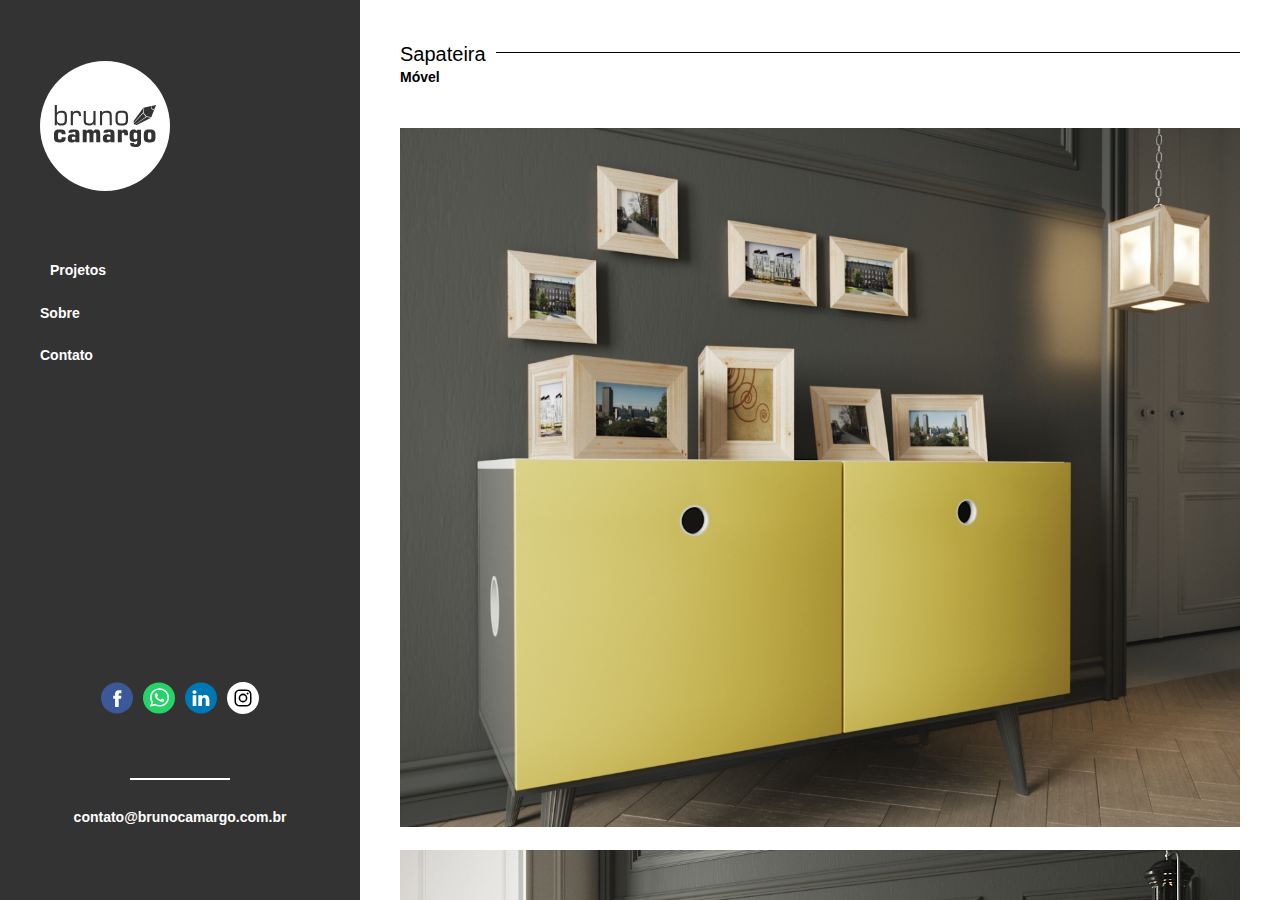
<file: sapateira.html>
<!doctype html><html class="no-js"><head><meta charset="utf-8"><meta name="description" content=""><meta name="viewport" content="width=device-width,initial-scale=1"><title>Sapateira - Projeto | Bruno Camargo - Product Designer</title><link rel="apple-touch-icon" sizes="57x57" href="/images/favicon/apple-icon-57x57.png"><link rel="apple-touch-icon" sizes="60x60" href="/images/favicon/apple-icon-60x60.png"><link rel="apple-touch-icon" sizes="72x72" href="/images/favicon/apple-icon-72x72.png"><link rel="apple-touch-icon" sizes="76x76" href="/images/favicon/apple-icon-76x76.png"><link rel="apple-touch-icon" sizes="114x114" href="/images/favicon/apple-icon-114x114.png"><link rel="apple-touch-icon" sizes="120x120" href="/images/favicon/apple-icon-120x120.png"><link rel="apple-touch-icon" sizes="144x144" href="/images/favicon/apple-icon-144x144.png"><link rel="apple-touch-icon" sizes="152x152" href="/images/favicon/apple-icon-152x152.png"><link rel="apple-touch-icon" sizes="180x180" href="/images/favicon/apple-icon-180x180.png"><link rel="icon" type="image/png" sizes="192x192" href="/images/favicon/android-icon-192x192.png"><link rel="icon" type="image/png" sizes="32x32" href="/images/favicon/favicon-32x32.png"><link rel="icon" type="image/png" sizes="96x96" href="/images/favicon/favicon-96x96.png"><link rel="icon" type="image/png" sizes="16x16" href="/images/favicon/favicon-16x16.png"><link rel="manifest" href="/images/favicon/manifest.json"><meta name="msapplication-TileColor" content="#ffffff"><meta name="msapplication-TileImage" content="/ms-icon-144x144.png"><meta name="theme-color" content="#ffffff"><link rel="stylesheet" href="styles/vendor.css"><link rel="stylesheet" href="styles/main.css"><script src="scripts/vendor/modernizr.js"></script></head><body><!--[if IE]><p class="browserupgrade">You are using an <strong>outdated</strong> browser. Please <a href="http://browsehappy.com/">upgrade your browser</a> to improve your experience.</p><![endif]--><main class="main"><aside class="sidebar"><h1 class="logo"><a href="/index.html" title="Bruno Camargo | Product Designer"><img src="images/logo-bruno-white.svg" alt="Bruno Camargo | Product Designer"></a></h1><ul class="menu"><li class="menu__item menu__item--active"><a href="/index.html" title="Projetos" class="menu__anchor">Projetos</a></li><li class="menu__item"><a href="/about.html" title="Sobre" class="menu__anchor">Sobre</a></li><li class="menu__item"><a href="/contact.html" title="Contato" class="menu__anchor">Contato</a></li></ul><div class="sidebar__footer"><ul class="social"><li class="social__item"><a href="https://www.facebook.com/brunocamargo.com.br" title="Facebook" target="_blank" class="social__anchor social__anchor--facebook">Facebook</a></li><li class="social__item"><a href="https://api.whatsapp.com/send?phone=554199140022" title="WhatsApp" target="_blank" class="social__anchor social__anchor--whatsapp">WhatsApp</a></li><li class="social__item"><a href="https://www.linkedin.com/in/bruno-camargo-designer" title="LinkedIn" target="_blank" class="social__anchor social__anchor--linkedin">LinkedIn</a></li><li class="social__item"><a href="https://www.instagram.com/brunocamargodesign/" title="Instagram" target="_blank" class="social__anchor social__anchor--instagram">Instagram</a></li></ul><h6 class="contact"><a href="mailto:contato@brunocamargo.com.br" title="Contato | Bruno Camargo - Product Designer" target="_blank" class="contact__email">contato@brunocamargo.com.br</a></h6></div></aside><div class="content"><div class="wrap"><h2 class="page__info"><span class="page__title">Sapateira</span> <span class="page__subtitle">Móvel</span></h2><div class="content__main"><p><img src="images/projects/movel/sapateira/sapateira01.jpg" alt="Sapateira"></p><p><img src="images/projects/movel/sapateira/sapateira02.jpg" alt="Sapateira"></p><p><img src="images/projects/movel/sapateira/sapateira03.jpg" alt="Sapateira"></p><p><img src="images/projects/movel/sapateira/sapateira04.jpg" alt="Sapateira"></p><p><img src="images/projects/movel/sapateira/sapateira05.jpg" alt="Sapateira"></p><p><img src="images/projects/movel/sapateira/sapateira06.jpg" alt="Sapateira"></p></div></div></div></main><script>!function(e,a,t,n,g,c){e.GoogleAnalyticsObject=n,e.ga||(e.ga=function(){(e.ga.q=e.ga.q||[]).push(arguments)}),e.ga.l=+new Date,g=a.createElement(t),c=a.getElementsByTagName(t)[0],g.src="https://www.google-analytics.com/analytics.js",c.parentNode.insertBefore(g,c)}(window,document,"script","ga"),ga("create","UA-134730792-1"),ga("send","pageview")</script><script src="scripts/vendor.js"></script><script src="scripts/main.js"></script></body></html>
</file>
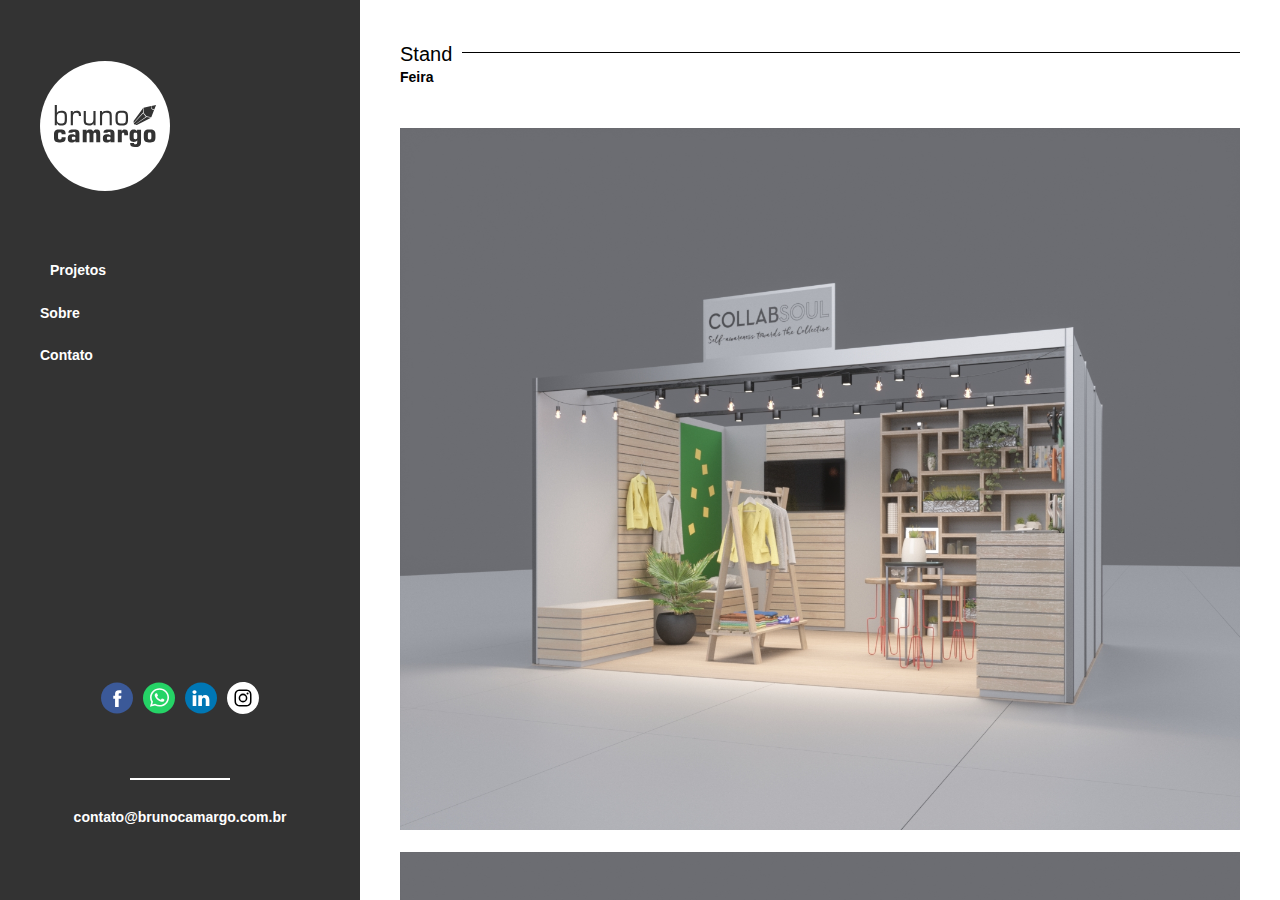
<file: stand.html>
<!doctype html><html class="no-js"><head><meta charset="utf-8"><meta name="description" content=""><meta name="viewport" content="width=device-width,initial-scale=1"><title>Stand - Projeto | Bruno Camargo - Product Designer</title><link rel="apple-touch-icon" sizes="57x57" href="/images/favicon/apple-icon-57x57.png"><link rel="apple-touch-icon" sizes="60x60" href="/images/favicon/apple-icon-60x60.png"><link rel="apple-touch-icon" sizes="72x72" href="/images/favicon/apple-icon-72x72.png"><link rel="apple-touch-icon" sizes="76x76" href="/images/favicon/apple-icon-76x76.png"><link rel="apple-touch-icon" sizes="114x114" href="/images/favicon/apple-icon-114x114.png"><link rel="apple-touch-icon" sizes="120x120" href="/images/favicon/apple-icon-120x120.png"><link rel="apple-touch-icon" sizes="144x144" href="/images/favicon/apple-icon-144x144.png"><link rel="apple-touch-icon" sizes="152x152" href="/images/favicon/apple-icon-152x152.png"><link rel="apple-touch-icon" sizes="180x180" href="/images/favicon/apple-icon-180x180.png"><link rel="icon" type="image/png" sizes="192x192" href="/images/favicon/android-icon-192x192.png"><link rel="icon" type="image/png" sizes="32x32" href="/images/favicon/favicon-32x32.png"><link rel="icon" type="image/png" sizes="96x96" href="/images/favicon/favicon-96x96.png"><link rel="icon" type="image/png" sizes="16x16" href="/images/favicon/favicon-16x16.png"><link rel="manifest" href="/images/favicon/manifest.json"><meta name="msapplication-TileColor" content="#ffffff"><meta name="msapplication-TileImage" content="/ms-icon-144x144.png"><meta name="theme-color" content="#ffffff"><link rel="stylesheet" href="styles/vendor.css"><link rel="stylesheet" href="styles/main.css"><script src="scripts/vendor/modernizr.js"></script></head><body><!--[if IE]><p class="browserupgrade">You are using an <strong>outdated</strong> browser. Please <a href="http://browsehappy.com/">upgrade your browser</a> to improve your experience.</p><![endif]--><main class="main"><aside class="sidebar"><h1 class="logo"><a href="/index.html" title="Bruno Camargo | Product Designer"><img src="images/logo-bruno-white.svg" alt="Bruno Camargo | Product Designer"></a></h1><ul class="menu"><li class="menu__item menu__item--active"><a href="/index.html" title="Projetos" class="menu__anchor">Projetos</a></li><li class="menu__item"><a href="/about.html" title="Sobre" class="menu__anchor">Sobre</a></li><li class="menu__item"><a href="/contact.html" title="Contato" class="menu__anchor">Contato</a></li></ul><div class="sidebar__footer"><ul class="social"><li class="social__item"><a href="https://www.facebook.com/brunocamargo.com.br" title="Facebook" target="_blank" class="social__anchor social__anchor--facebook">Facebook</a></li><li class="social__item"><a href="https://api.whatsapp.com/send?phone=554199140022" title="WhatsApp" target="_blank" class="social__anchor social__anchor--whatsapp">WhatsApp</a></li><li class="social__item"><a href="https://www.linkedin.com/in/bruno-camargo-designer" title="LinkedIn" target="_blank" class="social__anchor social__anchor--linkedin">LinkedIn</a></li><li class="social__item"><a href="https://www.instagram.com/brunocamargodesign/" title="Instagram" target="_blank" class="social__anchor social__anchor--instagram">Instagram</a></li></ul><h6 class="contact"><a href="mailto:contato@brunocamargo.com.br" title="Contato | Bruno Camargo - Product Designer" target="_blank" class="contact__email">contato@brunocamargo.com.br</a></h6></div></aside><div class="content"><div class="wrap"><h2 class="page__info"><span class="page__title">Stand</span> <span class="page__subtitle">Feira</span></h2><div class="content__main"><p><img src="images/projects/feira/stand/stand01.jpg" alt="Stand"></p><p><img src="images/projects/feira/stand/stand02.jpg" alt="Stand"></p></div></div></div></main><script>!function(e,a,t,n,g,c){e.GoogleAnalyticsObject=n,e.ga||(e.ga=function(){(e.ga.q=e.ga.q||[]).push(arguments)}),e.ga.l=+new Date,g=a.createElement(t),c=a.getElementsByTagName(t)[0],g.src="https://www.google-analytics.com/analytics.js",c.parentNode.insertBefore(g,c)}(window,document,"script","ga"),ga("create","UA-134730792-1"),ga("send","pageview")</script><script src="scripts/vendor.js"></script><script src="scripts/main.js"></script></body></html>
</file>
<file: styles/main.css>
*{box-sizing:border-box;outline:none}body{font-family:Open Sans,sans-serif;line-height:1.4}a{text-decoration:none}video{width:100%;height:auto}.main{display:-ms-flexbox;display:flex;-ms-flex-align:start;align-items:flex-start}.sidebar{width:360px;height:100vh;padding:40px;background-color:#333}.sidebar,.sidebar__footer{display:-ms-flexbox;display:flex;-ms-flex-direction:column;flex-direction:column}.sidebar__footer{-ms-flex-pack:center;justify-content:center;-ms-flex-align:center;align-items:center;margin-top:auto}.content{width:calc(100% - 360px);max-height:100vh;padding:40px;overflow-y:scroll}.content__main{font-family:Open Sans,sans-serif}.content__main img{display:inline-block;max-width:100%;height:auto}.logo{max-width:130px;height:auto;margin-bottom:40px}.logo img{display:inline-block;max-width:100%;height:auto}.menu{list-style-type:none;padding:0}.menu__item{margin-top:20px}.menu__item:first-child{margin-top:0}.menu__item--active .menu__anchor{padding-left:10px}.menu__anchor{font-family:Open Sans,sans-serif;font-size:14px;font-weight:600;color:#fff;transition:all .4s ease-out}.menu__anchor:hover{padding-left:10px;color:#fff;text-decoration:none}.social{display:-ms-flexbox;display:flex;-ms-flex-pack:center;justify-content:center;-ms-flex-align:center;align-items:center;list-style-type:none;padding:0}.social__item{margin:5px}.social__anchor{display:block;width:32px;height:32px;text-indent:-9999px;background-repeat:no-repeat;background-size:32px 32px;background-position:50%;transition:all .4s ease-out}.social__anchor:hover{transform:scale(.85);transform:scale3d(.85,.85,.85)}.social__anchor--facebook{background-image:url(../images/icon-facebook.svg)}.social__anchor--twitter{background-image:url(../images/icon-twitter.svg)}.social__anchor--whatsapp{background-image:url(../images/icon-whatsapp.svg)}.social__anchor--linkedin{background-image:url(../images/icon-linkedin.svg)}.social__anchor--behance{background-image:url(../images/icon-behance.svg)}.social__anchor--instagram{background-image:url(../images/icon-instagram.svg)}.contact{font-family:Open Sans,sans-serif;font-size:14px;font-weight:600}.contact__email{position:relative;display:inline-block;padding-top:30px;margin-top:10px;color:#fff;transition:all .4s ease-out}.contact__email:hover{color:#fff;text-decoration:none;opacity:.5}.contact__email:before{position:absolute;top:0;left:50%;width:100px;height:2px;margin-left:-50px;background-color:#fff;content:""}.contact__box{display:-ms-flexbox;display:flex;-ms-flex-pack:center;justify-content:center;-ms-flex-align:center;align-items:center;-ms-flex-direction:column;flex-direction:column;width:100%;height:650px;background-repeat:no-repeat;background-position:50%;background-size:cover}.contact__title{font-size:50px}.contact__button,.contact__title{font-family:Open Sans,sans-serif;color:#fff}.contact__button{padding:15px 30px;font-size:20px;border:3px solid #fff;transition:all .4s ease-out}.contact__button:hover{color:#000;background-color:#fff}.page__info{position:relative;z-index:5;margin-top:0;margin-bottom:40px;padding-right:20px;font-family:Open Sans,sans-serif;font-size:20px;font-weight:100}.page__info:after{position:absolute;top:12px;left:0;z-index:3;width:100%;height:1px;background-color:#000;content:""}.page__title{position:relative;z-index:4;padding-right:10px;background-color:#fff}.page__subtitle{display:block;font-size:14px;font-weight:700}.project{display:-ms-flexbox;display:flex;-ms-flex-pack:justify;justify-content:space-between;-ms-flex-wrap:wrap;flex-wrap:wrap}.project__item{display:block;width:48.5%;margin-top:40px;color:#000;text-align:center;transition:all .4s ease-out}.project__item:first-child,.project__item:nth-child(2){margin-top:0}.project__item:hover{text-decoration:none;transform:scale(.95);transform:scale3d(.95,.95,.95)}.project__item:hover .project__picture{opacity:0;visibility:hidden}.project__item:hover .project__hover{opacity:1;visibility:visible}.project__img{position:relative;display:block;max-width:100%;height:auto;margin-bottom:10px}.project__img img{display:block;width:100%;height:290px;-o-object-fit:cover;object-fit:cover;transition:all .4s ease-out}.project__picture{position:absolute;top:0;left:0;opacity:1;visibility:visible}.project__hover{opacity:0;visibility:hidden}.project__title{font-size:24px}.project__cat,.project__title{margin-top:0;margin-bottom:0;font-family:Open Sans,sans-serif}.project__cat{font-size:14px}@media screen and (max-width:1080px){.project__img img{height:200px}}@media screen and (max-width:960px){.project__img img{height:120px}}@media screen and (max-width:768px){.sidebar{width:200px;padding:10px 20px}.content{width:calc(100% - 200px);padding:40px}.page__info{margin-bottom:0}.project__item{width:100%}.project__item:first-child,.project__item:nth-child(2){margin-top:40px}.project__item img{height:290px}.menu__anchor{font-size:14px}.social{-ms-flex-wrap:wrap;flex-wrap:wrap}.contact__email{font-size:10px}.contact__box{height:300px}}@media screen and (max-width:540px){.sidebar{width:100px;padding:10px}.menu{text-align:center}.content{width:calc(100% - 100px)}.contact__email{display:none}.contact__title{font-size:24px}.contact__button{font-size:14px}}@media screen and (max-width:480px){.logo{margin-bottom:20px}.menu{margin:0}.menu__item{margin-top:10px}.menu__item--active .menu__anchor{border-width:3px}.menu__anchor{display:block;font-size:12px}.menu__anchor:hover{border-width:3px}.project__img img{height:200px}.project__title{font-size:18px}.project__cat{font-size:12px}}@media screen and (max-width:400px){.project__img img{height:150px}}
</file>
